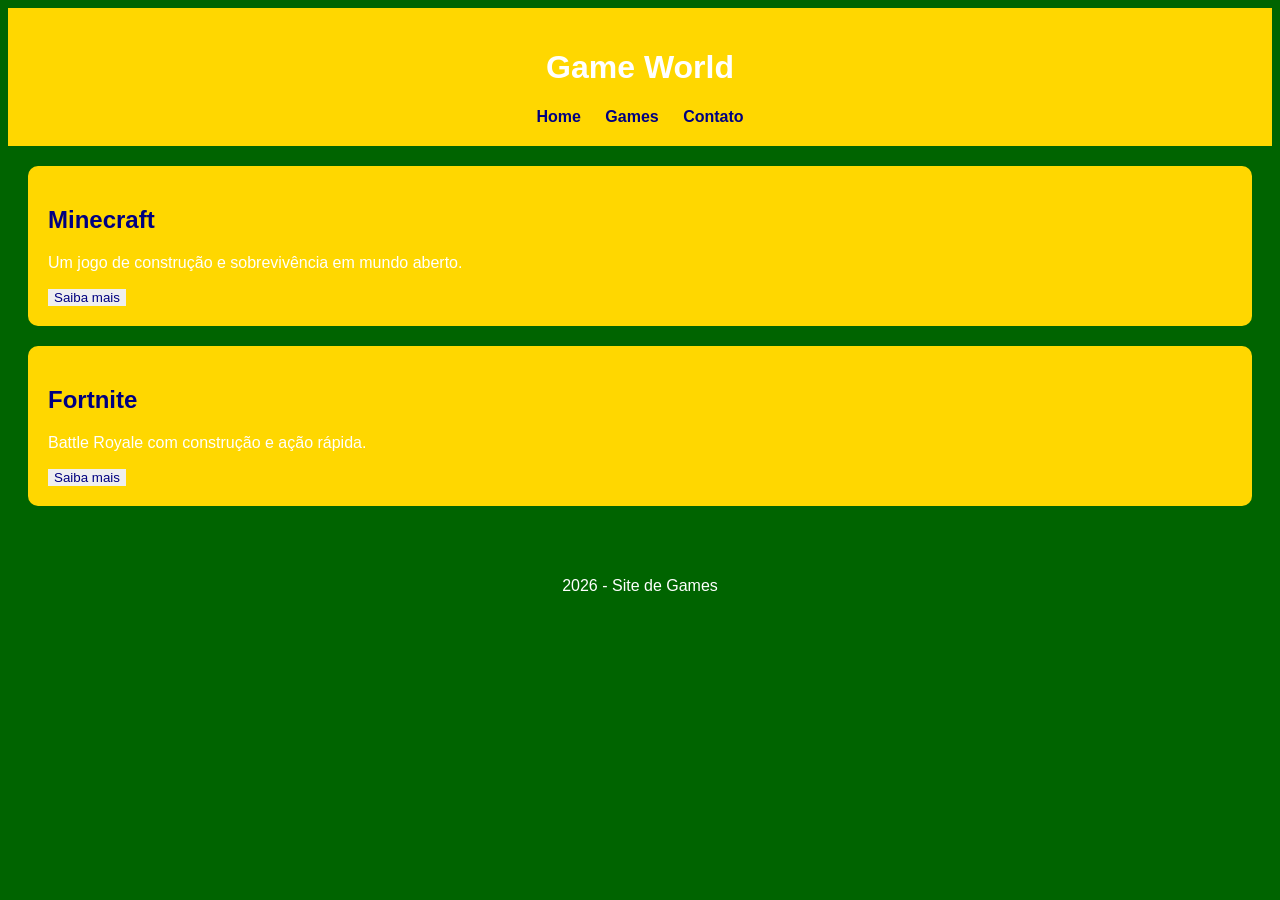
<file: aula-css-adriano/aula1-css-main/index.html>
<!DOCTYPE html>
<html lang="pt-br">

<head>
    <meta charset="UTF-8">
    <title>Game World</title>
    <link rel="stylesheet" href="../aula1-css-main/estilo/estilo.css">
</head>

<body>

    <header>
        <h1>Game World</h1>
        <nav>
            <a href="#">Home</a>
            <a href="#">Games</a>
            <a href="#">Contato</a>
        </nav>
    </header>

    <main>

        <section class="game">
            <h2>Minecraft</h2>
            <p>Um jogo de construção e sobrevivência em mundo aberto.</p>
            <button>Saiba mais</button>
        </section>

        <section class="game">
            <h2>Fortnite</h2>
            <p>Battle Royale com construção e ação rápida.</p>
            <button>Saiba mais</button>
        </section>

    </main>

    <footer>
        <p>2026 - Site de Games</p>
    </footer>

</body>

</html>
</file>
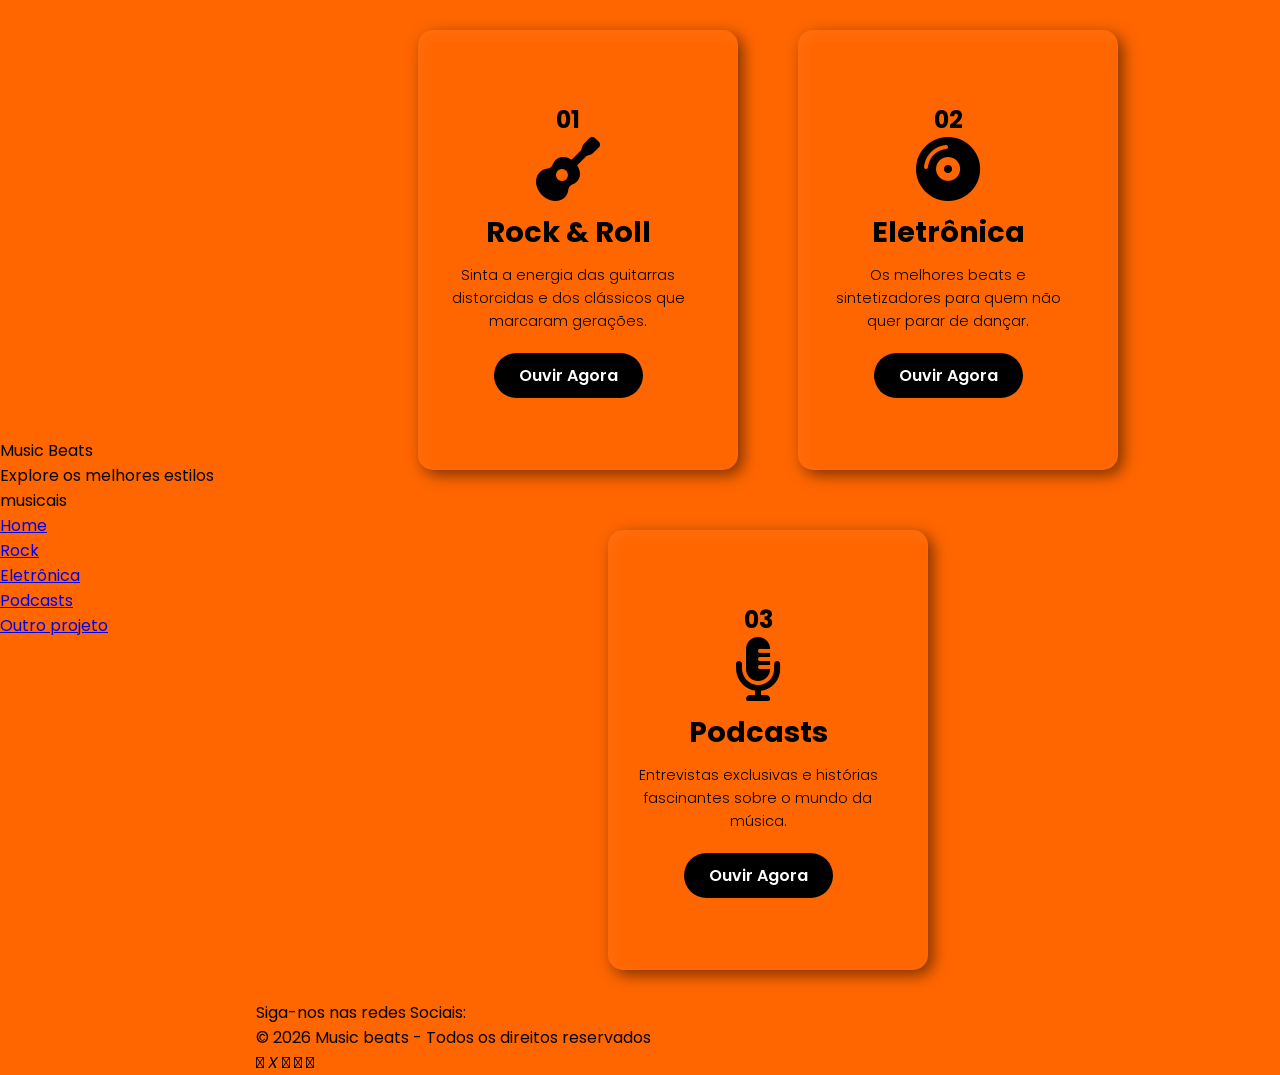
<file: musica.html>
<!DOCTYPE html>
<html lang="pt-br">
<head>
    <meta charset="UTF-8">
    <meta name="viewport" content="width=device-width, initial-scale=1.0">
    <title>Music Beats | Explore</title>

    <!--ícones-->
    <link rel="stylesheet" href="https://cdnjs.cloudflare.com/ajax/libs/font-awesome/6.0.0/css/all.min.css">
    <link rel="stylesheet" href="style.css">
</head>
<body>
    <!-- HEADER SEMÂTICO-->
     <header class="header">
        <div class="banner"
        <h1>Music Beats</h1>
        <p>Explore os melhores estilos musicais</p> 
    </div>

    <!--NAVEGAÇÂO-->
    <nav class="navbar">
        <ul>
            <li><a href="#">Home</a></li>
            <li><a href="#">Rock</a></li>
            <li><a href="#">Eletrônica</a></li>
            <li><a href="#">Podcasts</a></li>
            <li><a href="#">Outro projeto</a></li>
        </ul>
    </nav>
    
</header>

<!--CONTEÚDO PRINCIPAL-->

<main>
    <section class="container">

        <article class="card">      
                <div class="box">
                 <div class="content">
                    <h2>01</h2>
                    <i class="fa-solid fa-guitar icon"></i>
                    <h3>Rock & Roll</h3>
                    <p>Sinta a energia das guitarras distorcidas e dos clássicos que marcaram gerações.</p>
                    <a href="#">Ouvir Agora</a>
                </div>
            </div>
        </article>

        <article class="card">
                <div class="box">
                    <div class="content">
                        <h2>02</h2>
                        <i class="fa-solid fa-compact-disc icon"></i>
                        <h3>Eletrônica</h3>
                        <p>Os melhores beats e sintetizadores para quem não quer parar de dançar.</p>
                        <a href="#">Ouvir Agora</a>
                    </div>
                </div>
        </article>

        <article class="card">
            <div class="box">
                <div class="content">
                    <h2>03</h2>
                    <i class="fa-solid fa-microphone-lines icon"></i>
                    <h3>Podcasts</h3>
                    <p>Entrevistas exclusivas e histórias fascinantes sobre o mundo da música.</p>
                    <a href="#">Ouvir Agora</a>
                </div>
            </div>
        </article> 

    </section>
    <!--ROSAPÉ-->
    <footer class="footer">
        <p>Siga-nos nas redes Sociais:</p>
        <p>&copy; 2026 Music beats - Todos os direitos reservados</p>
        <div class="social-icon">
           <a href= "#" class="social-icon"></a><i class="=fab fa-facebook-f"></i></a>
            <a href="#" class="social-icon"></a><i class="=fab fa-x"></i></a>
            <a href="#" class="social-icon"></a><i class="=fab fa-instagram"></i></a>
            <a href="#" class="social-icon"></a><i class="=fab fa-youtube"></i></a>
            <a href="#" class="social-icon"></a><i class="=fab fa-tiktok"></i></a>
        </div>
    </footer>

</body>
</html>
</file>
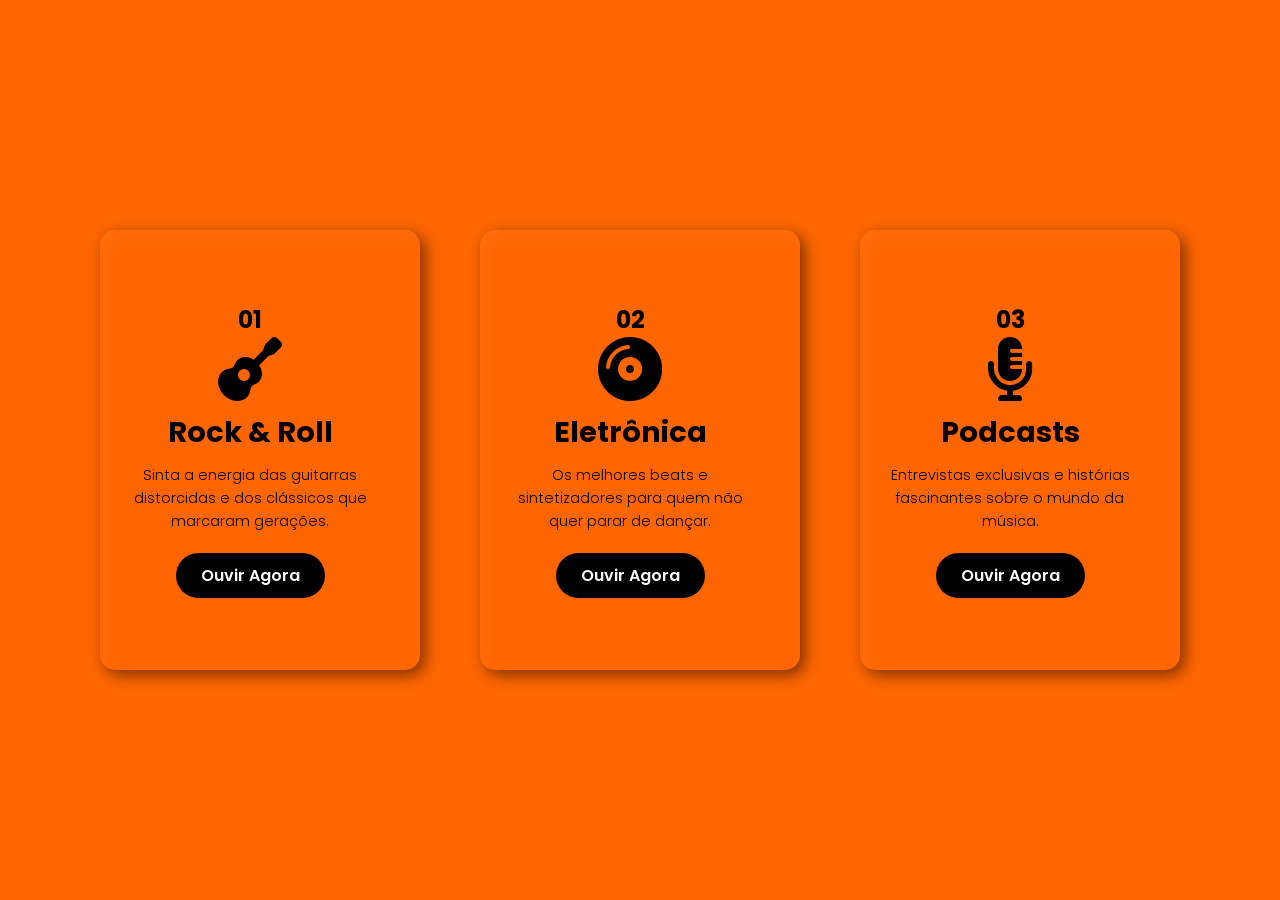
<file: aula3-css-main/musica.html>
<!DOCTYPE html>
<html lang="pt-br">
<head>
    <meta charset="UTF-8">
    <meta name="viewport" content="width=device-width, initial-scale=1.0">
    <title>Music Beats | Explore</title>
    <link rel="stylesheet" href="https://cdnjs.cloudflare.com/ajax/libs/font-awesome/6.0.0/css/all.min.css">
    <link rel="stylesheet" href="style.css">
</head>
<body>
    <div class="container">
        <div class="card">
            <div class="box">
                <div class="content">
                    <h2>01</h2>
                    <i class="fa-solid fa-guitar icon"></i>
                    <h3>Rock & Roll</h3>
                    <p>Sinta a energia das guitarras distorcidas e dos clássicos que marcaram gerações.</p>
                    <a href="#">Ouvir Agora</a>
                </div>
            </div>
        </div>

        <div class="card">
            <div class="box">
                <div class="content">
                    <h2>02</h2>
                    <i class="fa-solid fa-compact-disc icon"></i>
                    <h3>Eletrônica</h3>
                    <p>Os melhores beats e sintetizadores para quem não quer parar de dançar.</p>
                    <a href="#">Ouvir Agora</a>
                </div>
            </div>
        </div>

        <div class="card">
            <div class="box">
                <div class="content">
                    <h2>03</h2>
                    <i class="fa-solid fa-microphone-lines icon"></i>
                    <h3>Podcasts</h3>
                    <p>Entrevistas exclusivas e histórias fascinantes sobre o mundo da música.</p>
                    <a href="#">Ouvir Agora</a>
                </div>
            </div>
        </div>
    </div>
</body>
</html>
</file>
<file: aula-css-adriano/aula1-css-main/estilo/estilo.css>
/* remove margens padrão do navegador */

body{
    font-family: Arial,sans-serif;
    background-color: darkgreen;
    color:white;
}
/* cabeçalho do site */

header{
    background-color: gold;
    padding: 20px;
    text-align: center;
}

/* menu */

nav a{
    color: navy;
    text-decoration: none;
    margin: 10px;
    font-weight: bold;
}

/* efeito quando passa o mouse*/

nav a:hover{
    color: aliceblue;
}

/* area principal */

main{
    padding: 20px;
}

/* caixa de cada jogo */

.game{
    background-color: gold;
    padding: 20px;
    margin-bottom: 20px;
    border-radius: 10px;
}

/* titulo do jogo */

.game h2{
    color: navy;
}

/* botão */

button{
    color: navy;
    border: none;
    cursor: pointer;
}

/* efeito no botão */
button :hover{
    background-color:navy:
}

footer{
    background-color: darkgreen;
    text-align: center;
    padding: 15px;
}
</file>
<file: style.css>
@import url("https://fonts.googleapis.com/css2?family=Poppins:wght@300;400;500;700;800&display=swap");

* {
  margin: 0;
  padding: 0;
  box-sizing: border-box;
  font-family: "Poppins", sans-serif;
}

/* Fundo agora com um ton de Laranja  */

body {
  display: flex;
  justify-content: center;
  align-items: center;
  min-height: 100vh;
  background: #ff6600;
}

.container {
  display: flex;
  justify-content: center;
  align-items: center;
  flex-wrap: wrap;
  max-width: 1200px;
}

.container .card {
  position: relative;
  width: 320px;
  height: 440px;

  /* Sombras ajustadas para um brilho sutil alaranjado */
  box-shadow: 
    inset 5px 5px 15px rgba(255, 255, 255, 0.05),
    5px 5px 15px rgba(0, 0, 0, 0.5);

  border-radius: 15px;
  margin: 30px;
}

.container .card .box {
    position: absolute;
    top: 20px;
    left: 20fx;
    right: 20px;
    bottom: 20px;
    background: #ee7300 /* Fundo interno um pouco mais claro que o body */
    border 1px solid #ff7300;
    border-radius: 15px;

    display: flex;
    justify-content: center;
    align-items: center;
    transition: 0.5;
}

/* Gradiente musical neon no hover (Roxo para ciano) */

/* Caixa interna do card */
.container .card .box {
    position: center;
    transition: all 0.5s ease; /* animação suave */
}

/* Efeito ao passar o mouse no card */

.container .card:hover .box {
    transform: translateY(-40px) scale(1.05);
    background: linear-gradient(45deg, #ff6600, #ff7300);
    box-shadow: 0 20px 40px rgba(253, 253, 253, 0.5);
}

.container .card .box .content {
    padding: 20px;
    text-align: center;
}

/* Estilização do ícone musical */

.container .card .box .content .icon{
    font-size: 4em;
    color: rgb(0, 0, 0);
    margin-bottom: 10px;
    transition: 0.5s;

}

/* No hover, o ícone fica branco para destacar no gradiante */

.container .card:hover .box.content .icon {
    color: aliceblue;
    transform:scale(1.1);
}

.container .card .box .content h2 {
    position: center;
    top: -10px;
    right: 30px
    font-size 8em;
    color:rgba (255,255,255,0.03);
    pointer-events: none;
}

.container .card .box .content h3 {
    font-size: 1.8em;
    color: rgb(0, 0, 0);
    margin-bottom: 10px;
}

.container .card .box .content p {
    font-size: 0.9em;
    font-weight: 300;
    color: black;
    line-height: 1.6;
    transition: 0.5s;
}

.container .card:hover .box .content p {
    color: rgb(255, 255, 255);
}

/* Botão de play estilizado */
.container .card .box .content a {
    position: relative;
    display: inline-block;
    padding: 10px 25px;
    background-color: rgb(0, 0, 0);
    /* botão branco pra contraste */
    margin-top: 20px;
    border-radius: 30px;
    color: rgb(255, 255, 255);
    text-decoration: none;
    font-weight: 600;
    transition: 0.3s;

}
</file>
<file: aula3-css-main/style.css>
@import url("https://fonts.googleapis.com/css2?family=Poppins:wght@300;400;500;700;800&display=swap");

* {
  margin: 0;
  padding: 0;
  box-sizing: border-box;
  font-family: "Poppins", sans-serif;
}

/* Fundo agora com um ton de Laranja  */

body {
  display: flex;
  justify-content: center;
  align-items: center;
  min-height: 100vh;
  background: #ff6600;
}

.container {
  display: flex;
  justify-content: center;
  align-items: center;
  flex-wrap: wrap;
  max-width: 1200px;
}

.container .card {
  position: relative;
  width: 320px;
  height: 440px;

  /* Sombras ajustadas para um brilho sutil alaranjado */
  box-shadow: 
    inset 5px 5px 15px rgba(255, 255, 255, 0.05),
    5px 5px 15px rgba(0, 0, 0, 0.5);

  border-radius: 15px;
  margin: 30px;
}

.container .card .box {
    position: absolute;
    top: 20px;
    left: 20fx;
    right: 20px;
    bottom: 20px;
    background: #ee7300 /* Fundo interno um pouco mais claro que o body */
    border 1px solid #ff7300;
    border-radius: 15px;

    display: flex;
    justify-content: center;
    align-items: center;
    transition: 0.5;
}

/* Gradiente musical neon no hover (Roxo para ciano) */

/* Caixa interna do card */
.container .card .box {
    position: center;
    transition: all 0.5s ease; /* animação suave */
}

/* Efeito ao passar o mouse no card */

.container .card:hover .box {
    transform: translateY(-40px) scale(1.05);
    background: linear-gradient(45deg, #ff6600, #ff7300);
    box-shadow: 0 20px 40px rgba(253, 253, 253, 0.5);
}

.container .card .box .content {
    padding: 20px;
    text-align: center;
}

/* Estilização do ícone musical */

.container .card .box .content .icon{
    font-size: 4em;
    color: rgb(0, 0, 0);
    margin-bottom: 10px;
    transition: 0.5s;

}

/* No hover, o ícone fica branco para destacar no gradiante */

.container .card:hover .box.content .icon {
    color: aliceblue;
    transform:scale(1.1);
}

.container .card .box .content h2 {
    position: center;
    top: -10px;
    right: 30px
    font-size 8em;
    color:rgba (255,255,255,0.03);
    pointer-events: none;
}

.container .card .box .content h3 {
    font-size: 1.8em;
    color: rgb(0, 0, 0);
    margin-bottom: 10px;
}

.container .card .box .content p {
    font-size: 0.9em;
    font-weight: 300;
    color: black;
    line-height: 1.6;
    transition: 0.5s;
}

.container .card:hover .box .content p {
    color: rgb(255, 255, 255);
}

/* Botão de play estilizado */
.container .card .box .content a {
    position: relative;
    display: inline-block;
    padding: 10px 25px;
    background-color: rgb(0, 0, 0);
    /* botão branco pra contraste */
    margin-top: 20px;
    border-radius: 30px;
    color: rgb(255, 255, 255);
    text-decoration: none;
    font-weight: 600;
    transition: 0.3s;

}
</file>
